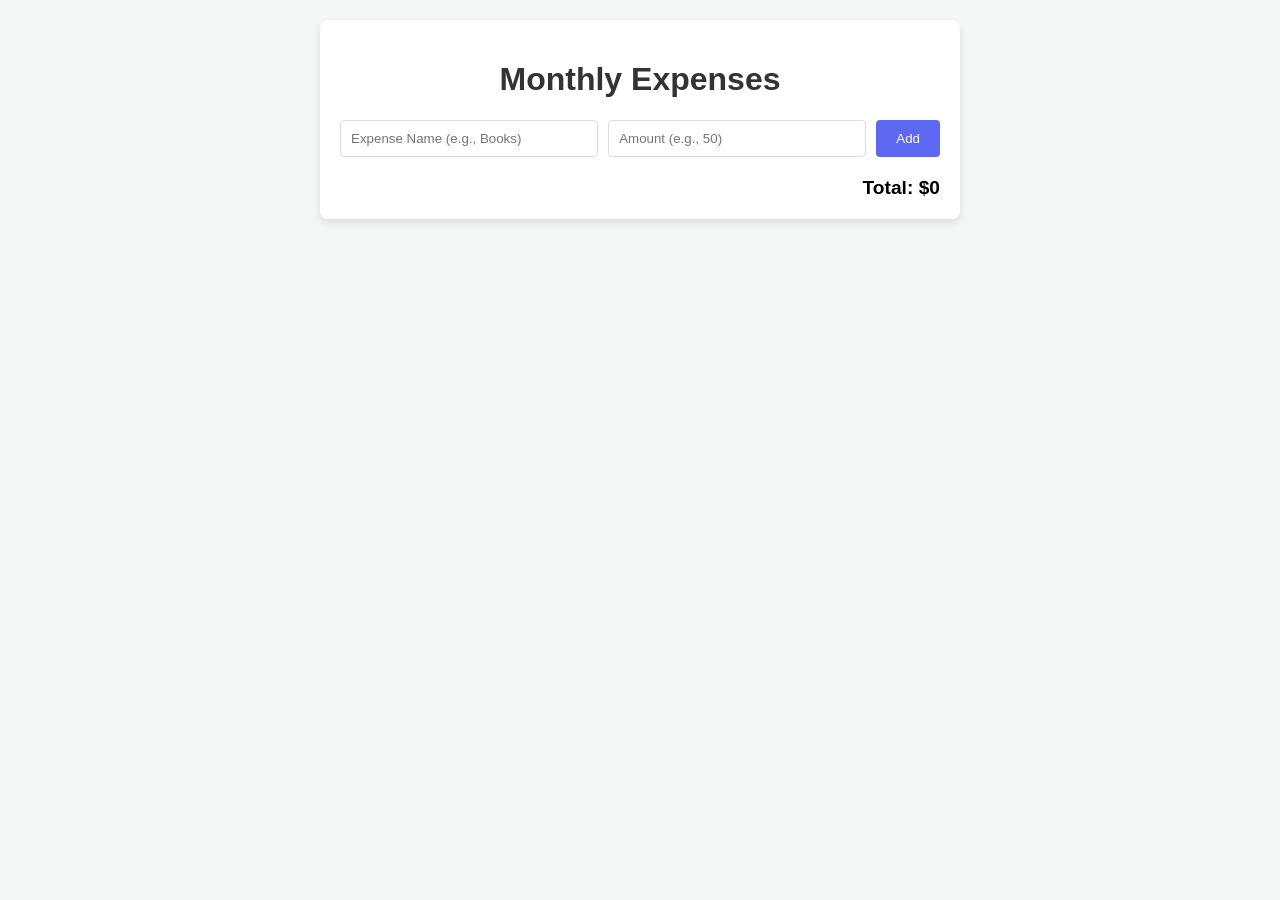
<file: projects/studentexpensetracker/index.html>
<!DOCTYPE html>
<html lang="en">
<head>
    <meta charset="UTF-8">
    <meta name="viewport" content="width=device-width, initial-scale=1.0">
    <title>Student Expense Tracker</title>
<link rel="stylesheet" href="style.css">
</head>
<body>
    <div class="container">
        <h1>Monthly Expenses</h1>
        <div class="input-group">
            <input type="text" id="expense-name" placeholder="Expense Name (e.g., Books)">
            <input type="number" id="expense-amount" placeholder="Amount (e.g., 50)">
            <button id="add-btn">Add</button>
        </div>
        <ul id="expense-list"></ul>
        <div class="total">Total: $<span id="total-amount">0</span></div>
    </div>
<script src="script.js"></script>
</body>
</html>
</file>
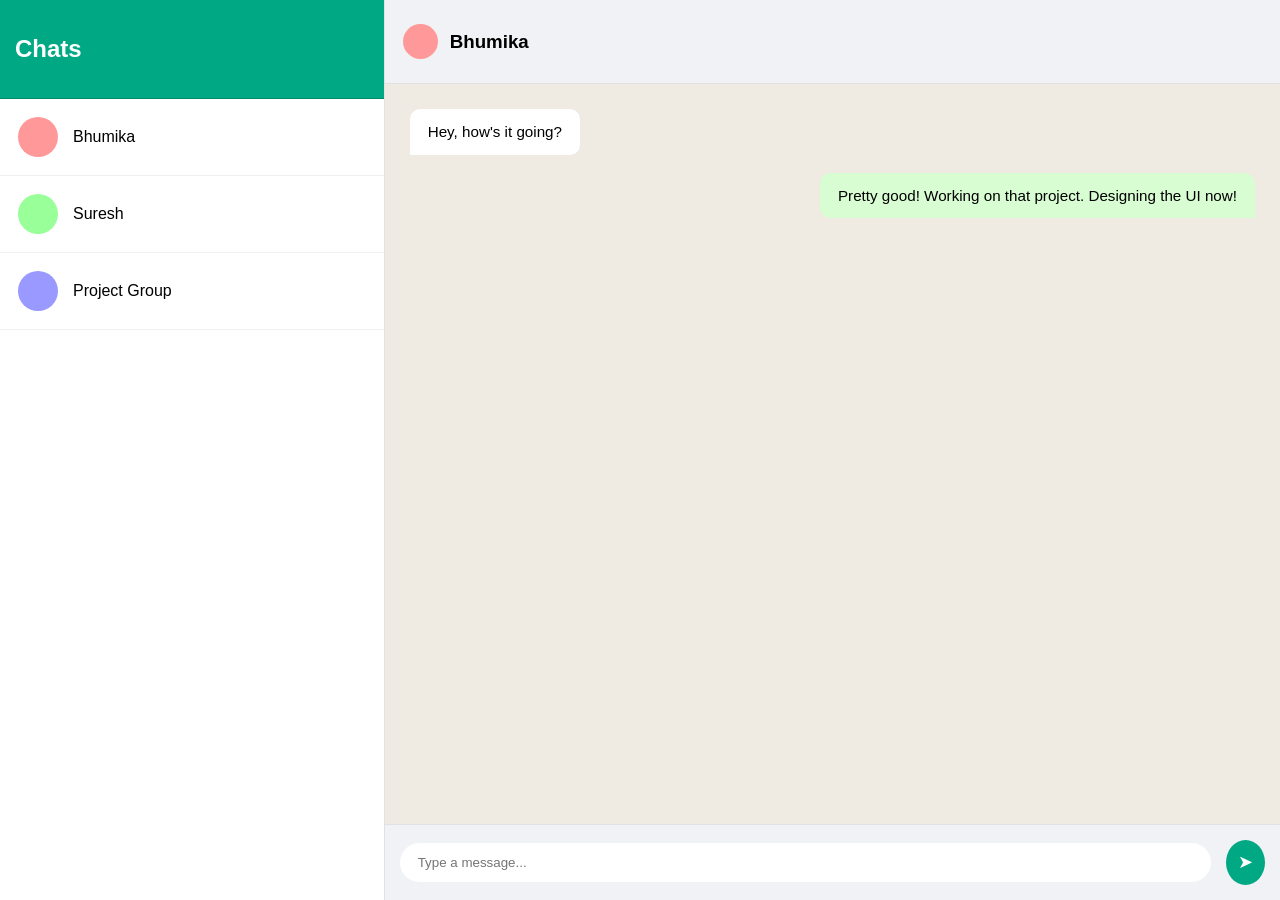
<file: projects/whatsapp_clone/index.html>
<!DOCTYPE html>
<html lang="en">
<head>
    <meta charset="UTF-8">
    <meta name="viewport" content="width=device-width, initial-scale=1.0">
    <title>Cheerful Chat Clone</title>
    <link rel="stylesheet" href="style.css">
</head>
<body>
    <div class="sidebar">
        <div class="sidebar-header">
            <h2>Chats</h2>
        </div>
        <div class="contact-list">
            <div class="contact">
                <div class="contact-avatar" style="background-color: #ff9999;"></div>
                <span>Bhumika</span>
            </div>
            <div class="contact">
                <div class="contact-avatar" style="background-color: #99ff99;"></div>
                <span>Suresh</span>
            </div>
            <div class="contact">
                <div class="contact-avatar" style="background-color: #9999ff;"></div>
                <span>Project Group</span>
            </div>
        </div>
    </div>
    <div class="main-chat">
        <div class="chat-header">
            <div class="contact-avatar" style="background-color: #ff9999; width: 35px; height: 35px; margin-right: 12px;"></div>
            <h3>Bhumika</h3>
        </div>
        <div class="chat-messages">
            <div class="message received">Hey, how's it going?</div>
            <div class="message sent">Pretty good! Working on that project. Designing the UI now!</div>
        </div>
        <div class="chat-input">
            <input type="text" placeholder="Type a message...">
            <button>➤</button>
        </div>
    </div>
    <script src="script.js"></script>
</body>
</html>
</file>
<file: projects/studentexpensetracker/style.css>
body {
    font-family: Arial, sans-serif;
    background-color: #f4f7f6;
    margin: 0;
    padding: 20px;
}

.container {
    max-width: 600px;
    margin: auto;
    background: #fff;
    padding: 20px;
    border-radius: 8px;
    box-shadow: 0 4px 8px rgba(0,0,0,0.1);
}

h1 {
    text-align: center;
    color: #333;
}

.input-group {
    display: flex;
    gap: 10px;
    margin-bottom: 20px;
}

input[type="text"], input[type="number"] {
    flex-grow: 1;
    padding: 10px;
    border: 1px solid #ddd;
    border-radius: 4px;
}

button {
    padding: 10px 20px;
    background-color: #5c67f2;
    color: white;
    border: none;
    border-radius: 4px;
    cursor: pointer;
}

button:hover {
    background-color: #4a54e1;
}

ul {
    list-style-type: none;
    padding: 0;
}

li {
    background: #eee;
    margin-bottom: 5px;
    padding: 10px;
    border-radius: 4px;
    display: flex;
    justify-content: space-between;
}

.total {
    font-size: 1.2em;
    font-weight: bold;
    text-align: right;
    margin-top: 20px;
}
</file>
<file: projects/whatsapp_clone/style.css>
body {
        font-family: 'Segoe UI', Tahoma, Geneva, Verdana, sans-serif;
        margin: 0;
        background-color: #f0f2f5;
        display: flex;
        height: 100vh;
    }
    .sidebar {
        width: 30%;
        background-color: #fff;
        border-right: 1px solid #e1e1e1;
        display: flex;
        flex-direction: column;
    }
    .sidebar-header {
        background-color: #00a884;
        color: white;
        padding: 15px;
        display: flex;
        justify-content: space-between;
        align-items: center;
        border-bottom: 1px solid #008a6e;
    }
    .contact-list {
        overflow-y: auto;
        flex-grow: 1;
    }
    .contact {
        padding: 18px;
        border-bottom: 1px solid #f0f0f0;
        cursor: pointer;
        display: flex;
        align-items: center;
        transition: background 0.3s;
    }
    .contact:hover {
        background-color: #e9edef;
    }
    .contact-avatar {
        width: 40px;
        height: 40px;
        border-radius: 50%;
        background-color: #ccc;
        margin-right: 15px;
    }
    .main-chat {
        width: 70%;
        display: flex;
        flex-direction: column;
        background-color: #efeae2;
    }
    .chat-header {
        background-color: #f0f2f5;
        padding: 12px 18px;
        border-bottom: 1px solid #e1e1e1;
        display: flex;
        align-items: center;
    }
    .chat-messages {
        flex-grow: 1;
        padding: 25px;
        overflow-y: auto;
        display: flex;
        flex-direction: column;
    }
    .message {
        margin-bottom: 18px;
        padding: 12px 18px;
        border-radius: 10px;
        max-width: 65%;
        font-size: 0.95em;
        line-height: 1.4;
    }
    .sent {
        background-color: #d9fdd3;
        align-self: flex-end;
        border-bottom-right-radius: 0;
    }
    .received {
        background-color: #fff;
        align-self: flex-start;
        border-bottom-left-radius: 0;
    }
    .chat-input {
        background-color: #f0f2f5;
        padding: 15px;
        display: flex;
        align-items: center;
        border-top: 1px solid #e1e1e1;
    }
    .chat-input input {
        flex-grow: 1;
        padding: 12px 18px;
        border: none;
        border-radius: 25px;
        margin-right: 15px;
        background-color: #fff;
    }
    .chat-input button {
        background-color: #00a884;
        color: white;
        border: none;
        padding: 12px;
        border-radius: 50%;
        cursor: pointer;
        font-size: 1.1em;
        transition: background 0.3s;
    }
    .chat-input button:hover {
        background-color: #008a6e;
    }
</file>
